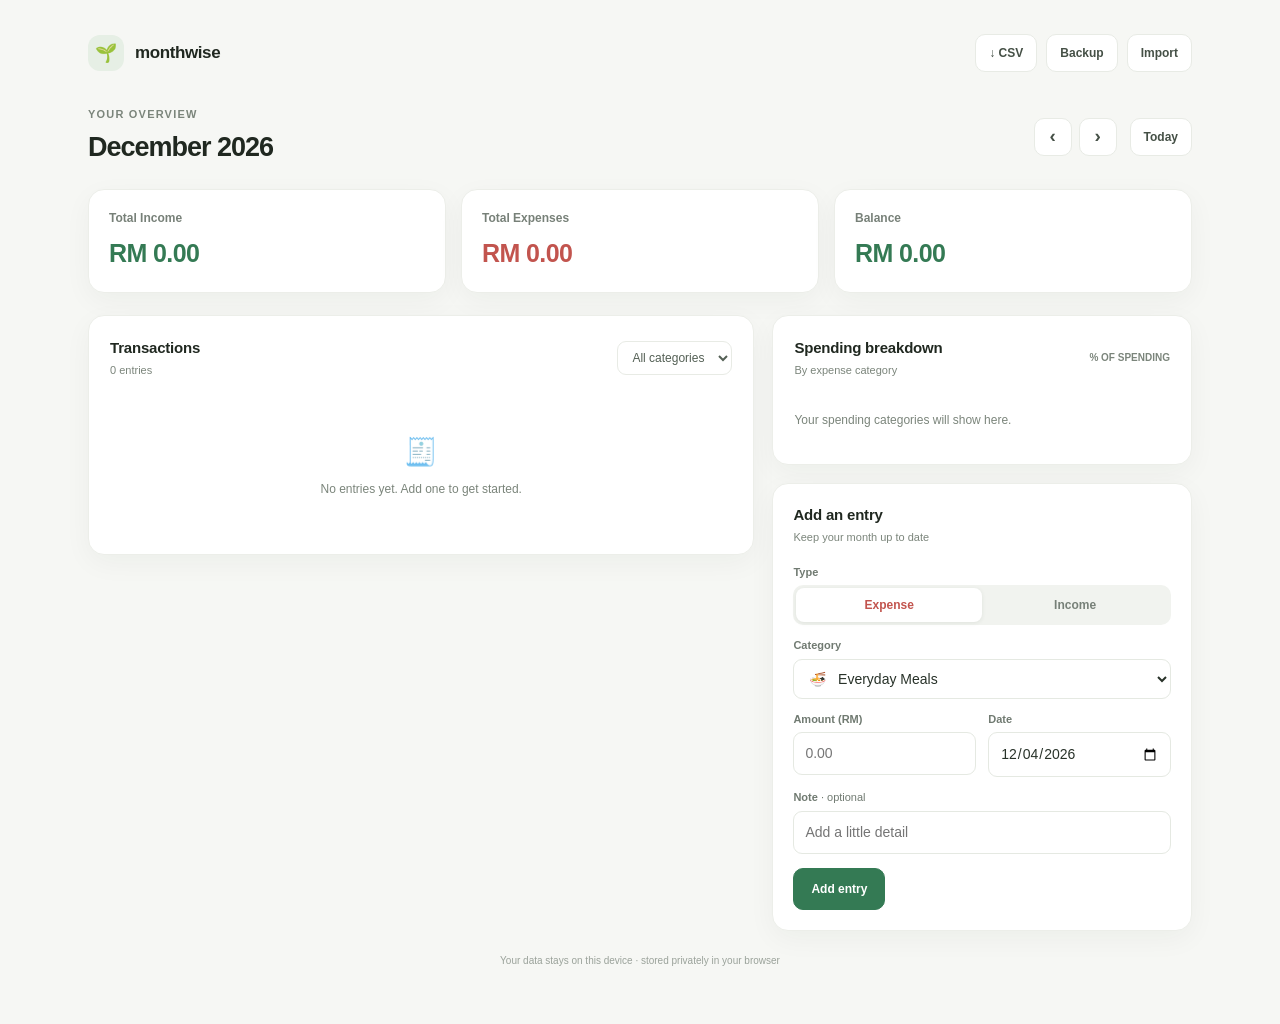
<file: index.html>
<!doctype html>
<html lang="en">
<head>
<meta charset="utf-8">
<meta name="viewport" content="width=device-width, initial-scale=1">
<meta name="theme-color" content="#f6f7f4">
<title>Monthwise — Spending tracker</title>
<style>
  :root{--ink:#202820;--muted:#7b857b;--line:#e8ebe5;--paper:#fff;--bg:#f6f7f4;--green:#347a54;--green-soft:#e9f3eb;--red:#c2544e;--red-soft:#fbefed;--shadow:0 8px 28px rgba(28,44,29,.045)}
  *{box-sizing:border-box}body{margin:0;background:var(--bg);color:var(--ink);font-family:Inter,-apple-system,BlinkMacSystemFont,"Segoe UI",sans-serif;font-size:14px;line-height:1.5}button,input,select,textarea{font:inherit}button{cursor:pointer}.app{max-width:1160px;margin:auto;padding:34px 28px 56px}.topbar{display:flex;align-items:center;justify-content:space-between;margin-bottom:34px}.brand{display:flex;align-items:center;gap:11px;font-weight:750;font-size:17px;letter-spacing:-.4px}.brand-mark{display:grid;place-items:center;width:36px;height:36px;background:#e6efe5;border-radius:12px;font-size:18px}.top-actions{display:flex;gap:9px}.btn{border:1px solid var(--line);background:#fff;border-radius:10px;padding:9px 13px;color:#455046;font-size:12px;font-weight:650;transition:.15s}.btn:hover{border-color:#c7d2c7;background:#fbfcfa}.btn.primary{border-color:#347a54;background:#347a54;color:white;padding:11px 17px}.btn.primary:hover{background:#286442}.btn.icon{width:38px;height:38px;padding:0;font-size:19px}.month-row{display:flex;align-items:center;justify-content:space-between;margin-bottom:22px}.eyebrow{color:var(--muted);font-size:11px;font-weight:700;letter-spacing:1.2px;text-transform:uppercase;margin-bottom:4px}.month-title{font-size:27px;letter-spacing:-1px;font-weight:730}.month-controls{display:flex;align-items:center;gap:7px}.today-btn{margin-left:6px}.summary{display:grid;grid-template-columns:repeat(3,1fr);gap:15px;margin-bottom:22px}.card,.panel{background:var(--paper);border:1px solid #eceee9;border-radius:16px;box-shadow:var(--shadow)}.summary-card{padding:19px 20px}.card-label{color:#778078;font-size:12px;font-weight:600}.card-value{font-size:25px;font-weight:740;letter-spacing:-.6px;margin-top:8px}.card-value.income{color:var(--green)}.card-value.expense{color:var(--red)}.card-value.positive{color:var(--green)}.card-value.negative{color:var(--red)}.main-grid{display:grid;grid-template-columns:minmax(0,1.35fr) minmax(310px,.85fr);gap:18px;align-items:start}.panel{padding:21px}.panel-head{display:flex;align-items:center;justify-content:space-between;margin-bottom:18px}.panel-title{font-size:15px;font-weight:720;letter-spacing:-.2px}.panel-sub{font-size:11px;color:var(--muted);margin-top:3px}.filter{border:1px solid var(--line);border-radius:9px;background:white;color:#546055;padding:8px 10px;font-size:12px;max-width:160px}.entry-list{display:flex;flex-direction:column}.entry{display:flex;align-items:center;gap:12px;padding:13px 0;border-top:1px solid #f0f1ee}.entry:first-child{border-top:0;padding-top:1px}.cat-icon{width:40px;height:40px;flex:0 0 40px;border-radius:13px;background:#f3f5f1;display:grid;place-items:center;font-size:18px}.entry-info{min-width:0;flex:1}.entry-name{font-size:13px;font-weight:670;white-space:nowrap;overflow:hidden;text-overflow:ellipsis}.entry-meta{font-size:11px;color:var(--muted);margin-top:3px;white-space:nowrap;overflow:hidden;text-overflow:ellipsis}.entry-amount{font-size:13px;font-weight:700;white-space:nowrap}.entry-amount.income{color:var(--green)}.entry-amount.expense{color:#333d34}.entry-actions{display:flex;gap:3px;opacity:.48;transition:opacity .15s}.entry:hover .entry-actions,.entry-actions:focus-within{opacity:1}.tiny-btn{border:0;background:transparent;color:#788279;border-radius:7px;width:28px;height:28px;font-size:14px}.tiny-btn:hover{background:#f1f3ef;color:#26372a}.empty{padding:35px 10px;text-align:center;color:var(--muted);font-size:12px}.empty-emoji{display:block;font-size:27px;margin-bottom:8px}.breakdown{display:flex;flex-direction:column;gap:17px}.break-row{display:grid;grid-template-columns:26px 1fr auto;gap:9px;align-items:center}.break-icon{font-size:17px}.break-name{font-size:12px;font-weight:630}.break-pct{font-size:11px;color:var(--muted);text-align:right}.bar-track{height:7px;background:#f0f2ee;border-radius:99px;overflow:hidden;margin-top:7px}.bar-fill{height:100%;background:#77a985;border-radius:99px;min-width:0;transition:width .3s}.break-amount{font-size:12px;font-weight:680;text-align:right}.break-empty{color:var(--muted);font-size:12px;padding:14px 0}.side-stack{display:flex;flex-direction:column;gap:18px}.legend{font-size:10px;color:var(--muted);font-weight:600}.form-panel{padding:20px}.form-grid{display:grid;grid-template-columns:1fr 1fr;gap:12px}.field{display:flex;flex-direction:column;gap:5px}.field.full{grid-column:1/-1}.field label{font-size:11px;color:#707a71;font-weight:650}.field input,.field select,.field textarea{width:100%;border:1px solid #e5e9e2;border-radius:9px;background:#fff;padding:10px 11px;color:#283229;outline:none}.field input:focus,.field select:focus,.field textarea:focus{border-color:#8eaf95;box-shadow:0 0 0 3px rgba(91,143,103,.1)}.field textarea{resize:vertical;min-height:42px}.type-switch{display:grid;grid-template-columns:1fr 1fr;background:#f1f3ef;border-radius:10px;padding:3px}.type-switch button{border:0;background:transparent;padding:8px;border-radius:8px;color:#778078;font-size:12px;font-weight:650}.type-switch button.active[data-type="income"]{background:white;color:var(--green);box-shadow:0 1px 4px #263c2616}.type-switch button.active[data-type="expense"]{background:white;color:var(--red);box-shadow:0 1px 4px #263c2616}.repeat-row{display:flex;align-items:center;gap:8px;color:#68736a;font-size:11px}.repeat-row input{accent-color:#347a54}.form-footer{display:flex;align-items:center;justify-content:space-between;margin-top:14px}.cancel-btn{border:0;background:none;color:#7b857b;font-size:12px;display:none}.notice{position:fixed;bottom:22px;left:50%;transform:translate(-50%,12px);background:#24362a;color:white;border-radius:10px;padding:10px 16px;font-size:12px;box-shadow:0 7px 24px #0002;opacity:0;pointer-events:none;transition:.2s}.notice.show{opacity:1;transform:translate(-50%,0)}.footer-note{font-size:10px;color:#9aa29a;text-align:center;margin-top:22px}.hidden{display:none!important}
  @media(max-width:800px){.app{padding:24px 18px 40px}.main-grid{grid-template-columns:1fr}.side-stack{display:grid;grid-template-columns:1fr 1fr}.topbar{margin-bottom:27px}}
  @media(max-width:560px){.app{padding:18px 14px 32px}.topbar{align-items:flex-start;margin-bottom:25px}.brand{font-size:15px}.top-actions{gap:5px}.top-actions .btn{padding:8px 9px;font-size:11px}.month-title{font-size:23px}.month-row{align-items:flex-end}.summary{gap:8px}.summary-card{padding:14px 12px}.card-label{font-size:10px}.card-value{font-size:18px}.panel{padding:17px}.side-stack{grid-template-columns:1fr}.entry-actions{opacity:.85}.today-btn{display:none}}
</style>
</head>
<body>
<div class="app">
  <header class="topbar">
    <div class="brand"><span class="brand-mark">🌱</span> monthwise</div>
    <div class="top-actions">
      <button class="btn" id="csvBtn">↓ CSV</button>
      <button class="btn" id="exportBtn">Backup</button>
      <button class="btn" id="importBtn">Import</button>
      <input id="importFile" class="hidden" type="file" accept="application/json,.json">
    </div>
  </header>
  <section class="month-row">
    <div><div class="eyebrow">Your overview</div><div class="month-title" id="monthTitle"></div></div>
    <div class="month-controls"><button class="btn icon" id="prevMonth" aria-label="Previous month">‹</button><button class="btn icon" id="nextMonth" aria-label="Next month">›</button><button class="btn today-btn" id="currentMonth">Today</button></div>
  </section>
  <section class="summary" aria-label="Monthly totals">
    <article class="card summary-card"><div class="card-label">Total Income</div><div class="card-value income" id="totalIncome">RM 0.00</div></article>
    <article class="card summary-card"><div class="card-label">Total Expenses</div><div class="card-value expense" id="totalExpenses">RM 0.00</div></article>
    <article class="card summary-card"><div class="card-label">Balance</div><div class="card-value" id="balance">RM 0.00</div></article>
  </section>
  <main class="main-grid">
    <section class="panel">
      <div class="panel-head"><div><div class="panel-title">Transactions</div><div class="panel-sub" id="entryCount">0 entries</div></div><select class="filter" id="categoryFilter" aria-label="Filter by category"><option value="all">All categories</option></select></div>
      <div class="entry-list" id="entryList"></div>
    </section>
    <aside class="side-stack">
      <section class="panel"><div class="panel-head"><div><div class="panel-title">Spending breakdown</div><div class="panel-sub">By expense category</div></div><span class="legend">% OF SPENDING</span></div><div id="breakdown" class="breakdown"></div></section>
      <section class="panel form-panel" id="formPanel"><div class="panel-head"><div><div class="panel-title" id="formTitle">Add an entry</div><div class="panel-sub">Keep your month up to date</div></div></div>
        <form id="entryForm">
          <div class="form-grid">
            <div class="field full"><label>Type</label><div class="type-switch"><button type="button" class="active" data-type="expense">Expense</button><button type="button" data-type="income">Income</button></div></div>
            <div class="field full"><label for="category">Category</label><select id="category" required></select></div>
            <div class="field"><label for="amount">Amount (RM)</label><input id="amount" type="text" inputmode="decimal" placeholder="0.00" autocomplete="off"></div>
            <div class="field"><label for="date">Date</label><input id="date" type="date" required></div>
            <div class="field full"><label for="note">Note <span style="font-weight:400">· optional</span></label><input id="note" type="text" maxlength="100" placeholder="Add a little detail"></div>
            <label class="repeat-row full hidden" id="repeatWrap"><input id="repeat" type="checkbox"> Repeat monthly</label>
          </div>
          <div class="form-footer"><button type="button" class="cancel-btn" id="cancelEdit">Cancel edit</button><button class="btn primary" id="saveBtn" type="button">Add entry</button></div>
        </form>
      </section>
    </aside>
  </main>
  <div class="footer-note">Your data stays on this device · stored privately in your browser</div>
</div>
<div class="notice" id="notice" role="status"></div>
<script>
(() => {
  'use strict';
  const STORAGE_KEY = 'monthwise-tracker-v1';
  const CATEGORIES = {
    income: [{name:'Salary',icon:'💼',repeat:true},{name:'Additional Income',icon:'✨',repeat:false}],
    expense: [{name:'Everyday Meals',icon:'🍜'},{name:'Gym Subscription',icon:'🏋️',repeat:true},{name:'Apple Subscriptions',icon:'🍎',repeat:true},{name:'Car Repair',icon:'🚗'},{name:'Dating',icon:'💛'}]
  };
  const $ = id => document.getElementById(id);
  const monthKey = date => `${date.getFullYear()}-${String(date.getMonth()+1).padStart(2,'0')}`;
  const localISO = date => `${date.getFullYear()}-${String(date.getMonth()+1).padStart(2,'0')}-${String(date.getDate()).padStart(2,'0')}`;
  const formatMoney = amount => 'RM ' + Number(amount || 0).toLocaleString('en-MY',{minimumFractionDigits:2,maximumFractionDigits:2});
  const allCategories = [...CATEGORIES.income,...CATEGORIES.expense];
  let state = {entries:[],deletedOccurrences:[]};
  let selectedMonth = monthKey(new Date());
  let formType = 'expense';
  let editingId = null;
  let noticeTimer;

  function loadState() {
    try {
      const saved = JSON.parse(localStorage.getItem(STORAGE_KEY) || '{}');
      if (Array.isArray(saved.entries)) state.entries = saved.entries.filter(validEntry);
      if (Array.isArray(saved.deletedOccurrences)) state.deletedOccurrences = saved.deletedOccurrences;
    } catch (_) { state = {entries:[],deletedOccurrences:[]}; }
  }
  function validEntry(entry) {
    return entry && typeof entry.id === 'string' && ['income','expense'].includes(entry.type) &&
      allCategories.some(category => category.name === entry.category) && Number.isFinite(Number(entry.amount)) &&
      Number(entry.amount) > 0 && /^\d{4}-\d{2}-\d{2}$/.test(entry.date);
  }
  function persist() { try { localStorage.setItem(STORAGE_KEY,JSON.stringify(state)); } catch (_) {} }
  function getCategory(name) { return allCategories.find(category => category.name === name) || {icon:'💸',repeat:false}; }
  function dateForMonth(key, day) {
    const [year,month] = key.split('-').map(Number);
    const lastDay = new Date(year,month,0).getDate();
    return `${key}-${String(Math.min(day,lastDay)).padStart(2,'0')}`;
  }
  function ensureRecurring() {
    const seeds = state.entries.filter(entry => entry.repeatMonthly && !entry.occurrence);
    const target = selectedMonth;
    for (const seed of seeds) {
      const origin = seed.date.slice(0,7);
      if (target <= origin) continue;
      const [year,month,day] = seed.date.split('-').map(Number);
      const [endYear,endMonth] = target.split('-').map(Number);
      const start = new Date(year,month-1,1), end = new Date(endYear,endMonth-1,1);
      for (let cursor = new Date(start.getFullYear(),start.getMonth()+1,1); cursor <= end; cursor.setMonth(cursor.getMonth()+1)) {
        const key = `${seed.id}:${monthKey(cursor)}`;
        if (state.deletedOccurrences.includes(key) || state.entries.some(entry => entry.occurrence === key)) continue;
        state.entries.push({id:makeId(),type:seed.type,category:seed.category,amount:Number(seed.amount),date:dateForMonth(monthKey(cursor),day),note:seed.note || '',repeatMonthly:false,occurrence:key});
      }
    }
    persist();
  }
  function makeId() { return (globalThis.crypto && crypto.randomUUID) ? crypto.randomUUID() : `${Date.now()}-${Math.random().toString(36).slice(2)}`; }
  function monthDate() { const [year,month] = selectedMonth.split('-').map(Number); return new Date(year,month-1,1); }
  function monthEntries() { return state.entries.filter(entry => entry.date.startsWith(selectedMonth)); }
  function showNotice(message) { const node=$('notice');node.textContent=message;node.classList.add('show');clearTimeout(noticeTimer);noticeTimer=setTimeout(()=>node.classList.remove('show'),2400); }
  function populateCategories() {
    const options = CATEGORIES[formType].map(category => `<option value="${category.name}">${category.icon} &nbsp; ${category.name}</option>`).join('');
    $('category').innerHTML = options;
    document.querySelectorAll('.type-switch button').forEach(button => button.classList.toggle('active',button.dataset.type===formType));
    updateRepeatVisibility();
  }
  function updateRepeatVisibility() {
    const category = CATEGORIES[formType].find(item => item.name === $('category').value);
    $('repeatWrap').classList.toggle('hidden',!category?.repeat);
    if (!category?.repeat) $('repeat').checked = false;
  }
  function render() {
    ensureRecurring();
    const [year,month] = selectedMonth.split('-').map(Number);
    $('monthTitle').textContent = monthDate().toLocaleDateString('en-MY',{month:'long',year:'numeric'});
    const entries = monthEntries();
    const income = entries.filter(entry=>entry.type==='income').reduce((sum,entry)=>sum+Number(entry.amount),0);
    const expenses = entries.filter(entry=>entry.type==='expense').reduce((sum,entry)=>sum+Number(entry.amount),0);
    $('totalIncome').textContent=formatMoney(income);$('totalExpenses').textContent=formatMoney(expenses);
    const balanceNode=$('balance');balanceNode.textContent=formatMoney(income-expenses);balanceNode.className=`card-value ${income-expenses>=0?'positive':'negative'}`;
    renderFilter(entries);renderEntries(entries);renderBreakdown(entries);
  }
  function renderFilter(entries) {
    const filter=$('categoryFilter'), previous=filter.value;
    const used=[...new Set(entries.map(entry=>entry.category))];
    filter.innerHTML='<option value="all">All categories</option>'+used.map(name=>`<option value="${name}">${getCategory(name).icon} ${name}</option>`).join('');
    if (used.includes(previous)) filter.value=previous;
  }
  function renderEntries(entries) {
    const filter=$('categoryFilter').value;
    const filtered=entries.filter(entry=>filter==='all'||entry.category===filter).sort((a,b)=>b.date.localeCompare(a.date)||b.id.localeCompare(a.id));
    $('entryCount').textContent=`${filtered.length} ${filtered.length===1?'entry':'entries'}`;
    if (!filtered.length) {$('entryList').innerHTML='<div class="empty"><span class="empty-emoji">🧾</span>No entries yet. Add one to get started.</div>';return;}
    $('entryList').innerHTML=filtered.map(entry=>{
      const category=getCategory(entry.category), note=entry.note?` · ${escapeHTML(entry.note)}`:'';
      const date=new Date(`${entry.date}T12:00:00`).toLocaleDateString('en-MY',{day:'numeric',month:'short'});
      return `<article class="entry"><div class="cat-icon">${category.icon}</div><div class="entry-info"><div class="entry-name">${escapeHTML(entry.category)}</div><div class="entry-meta">${date}${note}${entry.repeatMonthly?' · ↻ Monthly':''}${entry.occurrence?' · ↻':''}</div></div><div class="entry-amount ${entry.type}">${entry.type==='income'?'+':'−'}${formatMoney(entry.amount)}</div><div class="entry-actions"><button class="tiny-btn" data-edit="${entry.id}" aria-label="Edit ${escapeHTML(entry.category)}">✎</button><button class="tiny-btn" data-delete="${entry.id}" aria-label="Delete ${escapeHTML(entry.category)}">×</button></div></article>`;
    }).join('');
  }
  function renderBreakdown(entries) {
    const expenses=entries.filter(entry=>entry.type==='expense');
    const totals=new Map();for(const entry of expenses)totals.set(entry.category,(totals.get(entry.category)||0)+Number(entry.amount));
    const total=expenses.reduce((sum,entry)=>sum+Number(entry.amount),0);
    if(!total){$('breakdown').innerHTML='<div class="break-empty">Your spending categories will show here.</div>';return;}
    $('breakdown').innerHTML=[...totals.entries()].sort((a,b)=>b[1]-a[1]).map(([name,amount])=>{
      const percent=amount/total*100;
      return `<div class="break-row"><div class="break-icon">${getCategory(name).icon}</div><div><div class="break-name">${name}</div><div class="bar-track"><div class="bar-fill" style="width:${percent.toFixed(2)}%"></div></div></div><div><div class="break-amount">${formatMoney(amount)}</div><div class="break-pct">${percent.toFixed(0)}%</div></div></div>`;
    }).join('');
  }
  function escapeHTML(value) { return String(value).replace(/[&<>"']/g,char=>({'&':'&amp;','<':'&lt;','>':'&gt;','"':'&quot;',"'":'&#39;'}[char])); }
  function resetForm() { editingId=null;$('entryForm').reset();$('date').value=localISO(new Date());$('formTitle').textContent='Add an entry';$('saveBtn').textContent='Add entry';$('cancelEdit').style.display='none';formType='expense';populateCategories(); }
  function beginEdit(id) {
    const entry=state.entries.find(item=>item.id===id);if(!entry)return;
    editingId=id;formType=entry.type;populateCategories();$('category').value=entry.category;$('amount').value=entry.amount;$('date').value=entry.date;$('note').value=entry.note||'';$('repeat').checked=!!entry.repeatMonthly;
    $('formTitle').textContent='Edit entry';$('saveBtn').textContent='Save changes';$('cancelEdit').style.display='inline';updateRepeatVisibility();$('formPanel').scrollIntoView({behavior:'smooth',block:'nearest'});
  }
  function deleteEntry(id) {
    const entry=state.entries.find(item=>item.id===id);if(!entry)return;
    if(entry.occurrence)state.deletedOccurrences.push(entry.occurrence);
    state.entries=state.entries.filter(item=>item.id!==id);persist();render();showNotice('Entry deleted');
  }
  function download(filename,content,type) { const blob=new Blob([content],{type});const link=document.createElement('a');link.href=URL.createObjectURL(blob);link.download=filename;link.click();setTimeout(()=>URL.revokeObjectURL(link.href),1000); }
  document.querySelectorAll('.type-switch button').forEach(button=>button.addEventListener('click',()=>{formType=button.dataset.type;populateCategories();}));
  $('category').addEventListener('change',updateRepeatVisibility);
  function saveEntry(event){
    if(event)event.preventDefault();const amount=Number(String($('amount').value).replace(/[^0-9.,]/g,'').replace(',','.'));if(!Number.isFinite(amount)||amount<=0){showNotice('Please enter an amount above 0');$('amount').focus();return;}
    if(!$('date').value)$('date').value=localISO(new Date());
    const category=$('category').value, repeat=$('repeat').checked&&!!getCategory(category).repeat;
    const entry={id:editingId||makeId(),type:formType,category,amount,date:$('date').value,note:$('note').value.trim(),repeatMonthly:repeat};
    if(!entry.date)return;
    if(editingId){const old=state.entries.find(item=>item.id===editingId);if(old?.occurrence)entry.occurrence=old.occurrence;state.entries=state.entries.map(item=>item.id===editingId?entry:item);showNotice('Changes saved');}
    else {state.entries.push(entry);showNotice('Entry added');}
    persist();resetForm();render();
  }
  $('entryForm').addEventListener('submit',saveEntry);
  $('saveBtn').addEventListener('click',saveEntry);
  $('cancelEdit').addEventListener('click',resetForm);
  $('entryList').addEventListener('click',event=>{const edit=event.target.closest('[data-edit]'),remove=event.target.closest('[data-delete]');if(edit)beginEdit(edit.dataset.edit);if(remove)deleteEntry(remove.dataset.delete);});
  $('categoryFilter').addEventListener('change',()=>renderEntries(monthEntries()));
  $('prevMonth').addEventListener('click',()=>{const date=monthDate();date.setMonth(date.getMonth()-1);selectedMonth=monthKey(date);render();});
  $('nextMonth').addEventListener('click',()=>{const date=monthDate();date.setMonth(date.getMonth()+1);selectedMonth=monthKey(date);render();});
  $('currentMonth').addEventListener('click',()=>{selectedMonth=monthKey(new Date());render();});
  $('csvBtn').addEventListener('click',()=>{
    const rows=[['Date','Type','Category','Amount (RM)','Note','Repeats monthly'],...monthEntries().sort((a,b)=>a.date.localeCompare(b.date)).map(entry=>[entry.date,entry.type,entry.category,Number(entry.amount).toFixed(2),entry.note||'',entry.repeatMonthly?'Yes':'No'])];
    const csv=rows.map(row=>row.map(value=>`"${String(value).replace(/"/g,'""')}"`).join(',')).join('\r\n');download(`monthwise-${selectedMonth}.csv`,'\ufeff'+csv,'text/csv;charset=utf-8');
  });
  $('exportBtn').addEventListener('click',()=>download(`monthwise-backup-${localISO(new Date())}.json`,JSON.stringify({version:1,exportedAt:new Date().toISOString(),...state},null,2),'application/json'));
  $('importBtn').addEventListener('click',()=>$('importFile').click());
  $('importFile').addEventListener('change',async event=>{
    const file=event.target.files[0];if(!file)return;
    try {const data=JSON.parse(await file.text());const entries=Array.isArray(data)?data:data.entries;if(!Array.isArray(entries))throw new Error('Invalid backup');
      const cleaned=entries.filter(validEntry);if(!cleaned.length&&entries.length)throw new Error('No valid entries found');
      const replace=confirm('Import backup? Choose OK to replace this device’s tracker data, or Cancel to merge it with existing entries.');
      if(replace)state.entries=cleaned;else{const ids=new Set(state.entries.map(entry=>entry.id));state.entries.push(...cleaned.filter(entry=>!ids.has(entry.id)));}
      if(Array.isArray(data.deletedOccurrences))state.deletedOccurrences=replace?data.deletedOccurrences:[...new Set([...state.deletedOccurrences,...data.deletedOccurrences])];
      persist();render();showNotice(`Imported ${cleaned.length} entries`);
    } catch(error) {showNotice(error.message==='Invalid backup'||error.message==='No valid entries found'?'That backup file is not valid':'Could not read backup file');}
    event.target.value='';
  });
  loadState();$('date').value=localISO(new Date());populateCategories();render();
})();
</script>
</body>
</html>
</file>
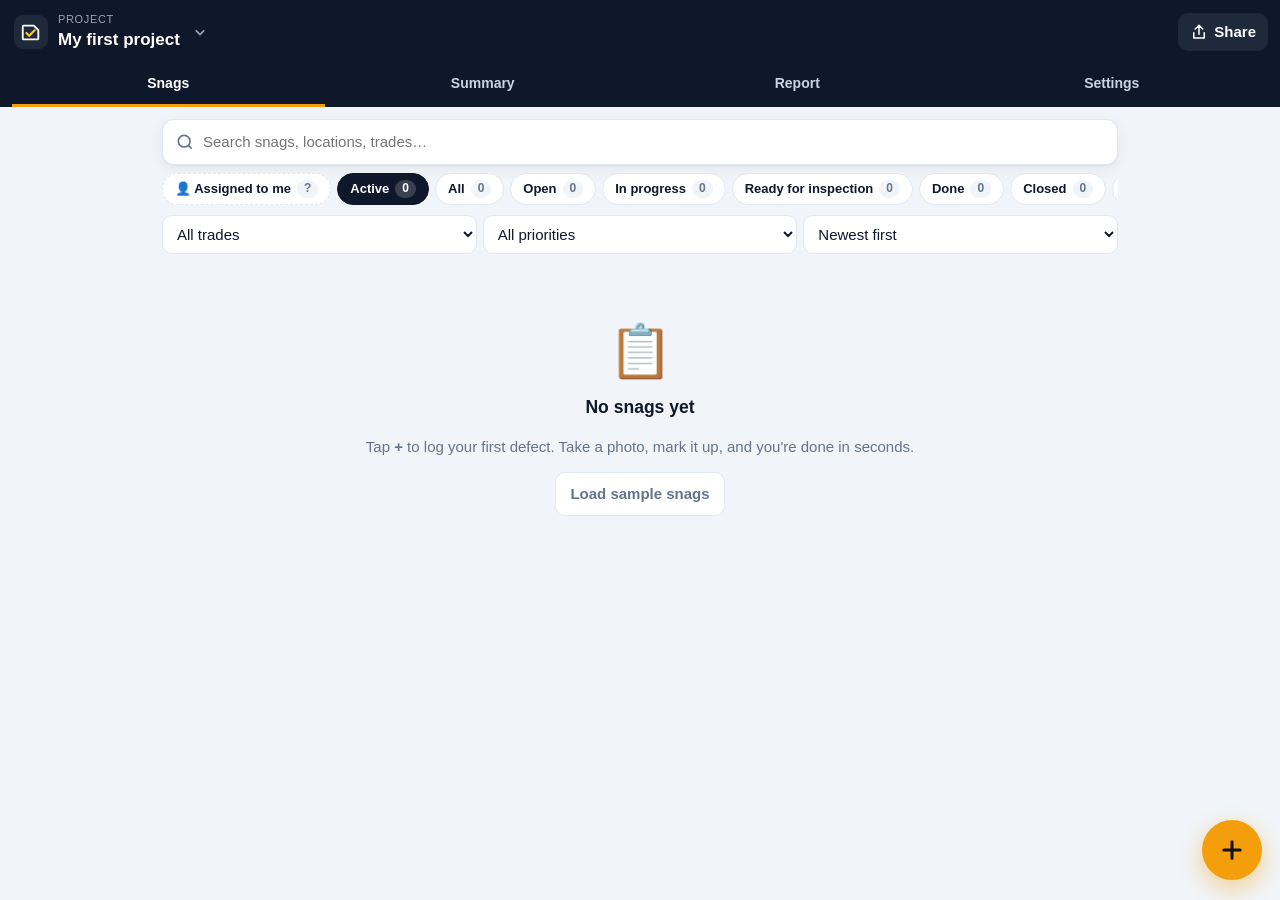
<file: snagpad/index.html>
<!doctype html>
<html lang="en">
<head>
<meta charset="utf-8">
<meta name="viewport" content="width=device-width,initial-scale=1,viewport-fit=cover">
<title>SnagPad — Offline Snag List</title>
<meta name="description" content="Offline snag / punch list with photo markup and PDF reports.">
<meta name="theme-color" content="#0f172a">
<meta name="apple-mobile-web-app-capable" content="yes">
<meta name="mobile-web-app-capable" content="yes">
<meta name="apple-mobile-web-app-status-bar-style" content="black-translucent">
<meta name="apple-mobile-web-app-title" content="SnagPad">
<link rel="manifest" href="manifest.webmanifest">
<link rel="icon" href="icons/icon.svg" type="image/svg+xml">
<link rel="apple-touch-icon" href="[data-uri]">
<link rel="stylesheet" href="styles.css">
</head>
<body>
<div id="app">
  <header class="topbar">
    <div class="toprow">
    <button class="projbtn" id="projBtn" aria-label="Switch project">
      <span class="logo" aria-hidden="true"><svg viewBox="0 0 24 24"><path d="M4 5h11l5 5v9a1 1 0 0 1-1 1H4a1 1 0 0 1-1-1V6a1 1 0 0 1 1-1z" fill="none" stroke="currentColor" stroke-width="2"/><path d="M7 13l3 3 6-6" fill="none" stroke="#facc15" stroke-width="2.4" stroke-linecap="round"/></svg></span>
      <span class="projtext"><small>Project</small><b id="projName">—</b></span>
      <svg class="chev" viewBox="0 0 24 24"><path d="M7 10l5 5 5-5" fill="none" stroke="currentColor" stroke-width="2"/></svg>
    </button>
    <button class="sharebtn" id="shareBtn" aria-label="Share project with your team"><svg viewBox="0 0 24 24"><path d="M12 15V3M7 8l5-5 5 5M5 13v7h14v-7" fill="none" stroke="currentColor" stroke-width="2" stroke-linecap="round" stroke-linejoin="round"/></svg>Share</button>
    </div>
    <nav class="tabs" id="tabs">
      <button data-view="list" class="on">Snags</button>
      <button data-view="summary">Summary</button>
      <button data-view="report">Report</button>
      <button data-view="settings">Settings</button>
    </nav>
  </header>

  <main>
    <!-- LIST -->
    <section id="view-list" class="view on">
      <div class="toolbar">
        <div class="search"><svg viewBox="0 0 24 24"><circle cx="11" cy="11" r="7" fill="none" stroke="currentColor" stroke-width="2"/><path d="M20 20l-4-4" stroke="currentColor" stroke-width="2"/></svg>
          <input id="q" type="search" placeholder="Search snags, locations, trades…" autocomplete="off"></div>
        <div class="chips" id="statusChips"></div>
        <div class="filters">
          <select id="fTrade"><option value="">All trades</option></select>
          <select id="fPrio"><option value="">All priorities</option></select>
          <select id="fSort">
            <option value="new">Newest first</option>
            <option value="old">Oldest first</option>
            <option value="prio">Priority</option>
            <option value="due">Due date</option>
            <option value="loc">Location</option>
          </select>
        </div>
      </div>
      <div id="list" class="list"></div>
      <div id="empty" class="empty" hidden>
        <div class="emptyart">📋</div>
        <h3>No snags yet</h3>
        <p>Tap <b>+</b> to log your first defect. Take a photo, mark it up, and you're done in seconds.</p>
      </div>
    </section>

    <!-- SUMMARY -->
    <section id="view-summary" class="view">
      <div id="summary"></div>
    </section>

    <!-- REPORT -->
    <section id="view-report" class="view">
      <div class="card">
        <h2>Snag report</h2>
        <p class="muted">Export a project PDF with a cover page and one page per defect: before and after photos, rectification method, and who closed it. On iPhone use Print → Save as PDF or Share → Save to Files. You can also download the PDF file directly.</p>
        <div class="grid2">
          <label>Include statuses<div class="checks" id="repStatuses"></div></label>
          <label>Options
            <div class="checks">
              <label class="ck"><input type="checkbox" id="repPhotos" checked> Photos</label>
              <label class="ck"><input type="checkbox" id="repNotes" checked> Notes</label>
              <label class="ck"><input type="checkbox" id="repSig" checked> Sign-off box</label>
            </div>
          </label>
        </div>
        <div class="row gap wrap">
          <button class="btn primary" id="btnProjectPdf">Export project PDF</button>
          <button class="btn" id="btnPrintProject">Print project PDF</button>
          <button class="btn" id="btnPrint">Print summary table</button>
          <button class="btn" id="btnCsv">Export CSV</button>
          <button class="btn" id="btnShare" hidden>Share CSV</button>
        </div>
        <p class="muted small" id="pdfStatus" style="margin-top:8px"></p>
      </div>
      <div id="reportPreview" class="reportwrap"></div>
    </section>

    <!-- SETTINGS -->
    <section id="view-settings" class="view">
      <div class="card">
        <h2>Project details</h2>
        <div class="form">
          <label>Project name<input id="pName"></label>
          <label>Client / owner<input id="pClient"></label>
          <label>Site address<input id="pAddr"></label>
          <label>Inspected by<input id="pBy"></label>
          <label>Snag ID prefix<input id="pPrefix" maxlength="6" placeholder="S"></label>
          <label>Trades (comma separated)<textarea id="pTrades" rows="3"></textarea></label>
        </div>
        <div class="row gap"><button class="btn primary" id="btnSaveProj">Save project</button>
          <button class="btn danger" id="btnDelProj">Delete project</button></div>
      </div>
      <div class="card">
        <h2>My name &amp; team sharing</h2>
        <p class="muted">Your name is saved on each snag you add or update ("Last updated by …"), and the <b>Assigned to me</b> filter uses it.</p>
        <div class="row gap"><input id="myName" placeholder="e.g. Wilson" maxlength="40" autocomplete="name"><button class="btn primary" id="btnSaveMe">Save</button></div>
        <p class="muted small" style="margin-top:10px">To work with a worker or subcontractor, share the project. They update it on their phone and share it back. There is no live sync: you send the latest copy to each other and SnagPad merges it.</p>
        <button class="btn" id="btnOpenShare">Share / import a project…</button>
      </div>
      <div class="card">
        <h2>Backup &amp; restore</h2>
        <p class="muted">Everything stays on this device. Back up regularly, or move a project to another phone or laptop.</p>
        <div class="row gap">
          <button class="btn" id="btnBackup">Back up all (JSON)</button>
          <label class="btn">Restore from backup<input type="file" id="fileRestore" accept=".json,application/json" hidden></label>
        </div>
        <p class="muted small" id="storageInfo"></p>
      </div>
      <div class="card">
        <h2>Install on your phone</h2>
        <p class="muted"><b>iPhone:</b> open in Safari → Share → <i>Add to Home Screen</i>. <b>Android / desktop Chrome or Edge:</b> menu → <i>Install app</i>. Works offline after the first visit.</p>
        <p class="muted small">SnagPad v1.2 · No account, no cloud, no tracking.</p>
      </div>
    </section>
  </main>

  <button class="fab" id="fab" aria-label="Add snag"><svg viewBox="0 0 24 24"><path d="M12 5v14M5 12h14" stroke="currentColor" stroke-width="2.6" stroke-linecap="round"/></svg></button>
</div>

<!-- ITEM EDITOR -->
<dialog id="dlgItem" class="sheet">
  <form method="dialog" id="itemForm">
    <div class="sheethead">
      <button type="button" class="link" id="itemCancel">Cancel</button>
      <b id="itemTitle">New snag</b>
      <button type="submit" class="link strong" id="itemSave">Save</button>
    </div>
    <div class="sheetbody">
      <div class="photogroup">
        <div class="photolabel">Before photos</div>
        <div class="photos" id="photoStrip">
          <label class="addphoto" title="Add before photo">
            <svg viewBox="0 0 24 24"><path d="M4 8h3l2-3h6l2 3h3v11H4z" fill="none" stroke="currentColor" stroke-width="2"/><circle cx="12" cy="13" r="3.5" fill="none" stroke="currentColor" stroke-width="2"/></svg>
            <span>Before</span>
            <input type="file" id="photoInput" accept="image/*" multiple hidden>
          </label>
        </div>
      </div>
      <div class="photogroup">
        <div class="photolabel after">After photos (rectification)</div>
        <div class="photos" id="afterStrip">
          <label class="addphoto after" title="Add after photo">
            <svg viewBox="0 0 24 24"><path d="M4 8h3l2-3h6l2 3h3v11H4z" fill="none" stroke="currentColor" stroke-width="2"/><circle cx="12" cy="13" r="3.5" fill="none" stroke="currentColor" stroke-width="2"/></svg>
            <span>After</span>
            <input type="file" id="afterInput" accept="image/*" multiple hidden>
          </label>
        </div>
      </div>
      <div class="form">
        <label>Description<textarea id="iTitle" rows="2" required placeholder="e.g. Hairline crack on wall below window"></textarea></label>
        <div class="grid2">
          <label>Location<input id="iLoc" list="dlLoc" placeholder="Level 2 / Unit 2-05 / Bath"></label>
          <label>Trade<input id="iTrade" list="dlTrade" placeholder="Plastering"></label>
        </div>
        <label>Priority<div class="seg" id="iPrio"></div></label>
        <label>Status<div class="seg" id="iStatus"></div></label>
        <div class="grid2">
          <label>Assigned to<input id="iWho" list="dlWho" placeholder="Subcontractor / person"></label>
          <label>Due date<input id="iDue" type="date"></label>
        </div>
        <label>Notes<textarea id="iNotes" rows="3" placeholder="Rectification required, reference drawing, etc."></textarea></label>
        <div class="rectbox">
          <div class="photolabel after">Rectification</div>
          <label>Rectification method<textarea id="iRectMethod" rows="3" placeholder="e.g. Rake out crack, fill with approved mortar, and repaint the whole wall panel."></textarea></label>
          <div class="grid2">
            <label>Rectified by<input id="iRectBy" placeholder="Name of the person who fixed it" maxlength="40"></label>
            <label>Date rectified<input id="iRectAt" type="date"></label>
          </div>
          <button type="button" class="btn done" id="btnMarkDone">Mark as Done</button>
          <p class="muted small">Marks this defect Done, fills in your name and today's date, and keeps the after photos with the original before photos.</p>
        </div>
        <p class="muted small" id="iMeta"></p>
      </div>
      <div class="row gap wrap">
        <button type="button" class="btn primary" id="itemSaveNext">Save &amp; add next</button>
        <button type="button" class="btn" id="itemDup">Duplicate</button>
        <button type="button" class="btn danger" id="itemDelete">Delete</button>
      </div>
    </div>
  </form>
  <datalist id="dlLoc"></datalist><datalist id="dlTrade"></datalist><datalist id="dlWho"></datalist>
</dialog>

<!-- MARKUP -->
<dialog id="dlgMark" class="full">
  <div class="markhead">
    <button class="link" id="markCancel">Cancel</button>
    <div class="tools" id="markTools">
      <button data-tool="pen" class="on" title="Pen">✏️</button>
      <button data-tool="arrow" title="Arrow">↗</button>
      <button data-tool="circle" title="Circle">◯</button>
      <span class="sw" data-c="#ef4444" style="--c:#ef4444"></span>
      <span class="sw" data-c="#facc15" style="--c:#facc15"></span>
      <span class="sw" data-c="#ffffff" style="--c:#ffffff"></span>
      <button id="markUndo" title="Undo">↶</button>
      <button id="markDelPhoto" title="Delete photo">🗑</button>
    </div>
    <button class="link strong" id="markSave">Done</button>
  </div>
  <div class="markstage"><canvas id="markCanvas"></canvas></div>
</dialog>

<!-- PROJECTS -->
<dialog id="dlgProj" class="sheet small">
  <div class="sheethead"><span></span><b>Projects</b><button class="link" id="projClose">Close</button></div>
  <div class="sheetbody">
    <div id="projList" class="projlist"></div>
    <div class="row gap"><input id="newProjName" placeholder="New project name"><button class="btn primary" id="btnNewProj">Add</button></div>
  </div>
</dialog>

<!-- SHARE -->
<dialog id="dlgShare" class="sheet small">
  <div class="sheethead"><span></span><b>Share project</b><button class="link" id="shareClose">Close</button></div>
  <div class="sheetbody">
    <p class="muted small">Send <b id="shareProjName"></b> to a worker or colleague. They open it in SnagPad, update the snags and share it back to you. <b>No live sync:</b> each person sends their latest copy, and SnagPad merges it. For each snag the newest edit wins, and nothing is deleted.</p>
    <div class="form"><label>My name<input id="shareMe" placeholder="e.g. Wilson" maxlength="40"></label></div>
    <div class="row gap wrap">
      <button class="btn primary" id="btnShareFile">Share file (with photos)</button>
      <button class="btn" id="btnShareLink">Share as link (no photos)</button>
    </div>
    <div id="linkBox" hidden style="margin-top:10px">
      <textarea id="linkOut" rows="3" readonly></textarea>
      <p class="small muted" id="linkWarn"></p>
      <div class="row gap"><button class="btn" id="btnCopyLink">Copy link</button><button class="btn" id="btnSendLink" hidden>Send link…</button></div>
    </div>
    <hr class="sep">
    <b>Got a project or an update?</b>
    <p class="muted small">Open the .snagpad file you received (save it to Files first on iPhone), or paste the link.</p>
    <div class="row gap wrap"><label class="btn">Open .snagpad file<input type="file" id="fileImport" hidden></label></div>
    <div class="row gap" style="margin-top:8px"><input id="pasteLink" placeholder="…or paste a SnagPad link"><button class="btn" id="btnPasteLink">Import</button></div>
  </div>
</dialog>

<!-- IMPORT PREVIEW -->
<dialog id="dlgImport" class="sheet small">
  <div class="sheethead"><button class="link" id="impCancel">Cancel</button><b>Import shared project</b><button class="link strong" id="impOk">Import</button></div>
  <div class="sheetbody"><div id="impPreview"></div></div>
</dialog>

<div id="toast" class="toast" role="status" aria-live="polite"></div>
<div id="printRoot"></div>
<script src="vendor/jspdf.umd.min.js"></script>
<script src="app.js"></script>
</body>
</html>
</file>
<file: snagpad/styles.css>
:root{--bg:#f1f5f9;--card:#fff;--ink:#0f172a;--mut:#64748b;--line:#e2e8f0;--acc:#f59e0b;--acc2:#0f172a;--pri:#2563eb;
--open:#ef4444;--prog:#f59e0b;--ready:#3b82f6;--closed:#10b981;--r:14px;--sh:0 1px 2px rgba(15,23,42,.06),0 4px 16px rgba(15,23,42,.06);
--safe-b:env(safe-area-inset-bottom,0px);--safe-t:env(safe-area-inset-top,0px)}
@media (prefers-color-scheme:dark){:root{--bg:#0b1120;--card:#131c2e;--ink:#e2e8f0;--mut:#94a3b8;--line:#1e293b;--sh:0 1px 2px rgba(0,0,0,.3)}}
*{box-sizing:border-box}html,body{margin:0;background:var(--bg);color:var(--ink);font:15px/1.45 -apple-system,BlinkMacSystemFont,"Segoe UI",Roboto,Inter,Arial,sans-serif;-webkit-tap-highlight-color:transparent}
button,input,select,textarea{font:inherit;color:inherit}
svg{width:20px;height:20px}
.topbar{position:sticky;top:0;z-index:20;background:#0f172a;color:#fff;padding:calc(8px + var(--safe-t)) 12px 0;display:flex;flex-direction:column;gap:6px}
.projbtn{display:flex;align-items:center;gap:10px;background:none;border:0;color:#fff;padding:4px 2px;cursor:pointer;text-align:left;max-width:100%}
.logo{width:34px;height:34px;border-radius:9px;background:#1e293b;display:grid;place-items:center;flex:none}.logo svg{width:22px;height:22px}
.projtext{display:flex;flex-direction:column;min-width:0}.projtext small{font-size:11px;opacity:.6;text-transform:uppercase;letter-spacing:.06em}
.projtext b{font-size:17px;white-space:nowrap;overflow:hidden;text-overflow:ellipsis}
.chev{opacity:.6;flex:none}
.tabs{display:flex;gap:2px;overflow-x:auto}
.tabs button{flex:1;background:none;border:0;color:#cbd5e1;padding:10px 8px 11px;font-weight:600;font-size:14px;border-bottom:3px solid transparent;cursor:pointer}
.tabs button.on{color:#fff;border-color:var(--acc)}
main{max-width:980px;margin:0 auto;padding:12px 12px calc(96px + var(--safe-b))}
.view{display:none}.view.on{display:block}
.toolbar{display:flex;flex-direction:column;gap:8px;margin-bottom:10px}
.search{display:flex;align-items:center;gap:8px;background:var(--card);border:1px solid var(--line);border-radius:12px;padding:0 12px;box-shadow:var(--sh)}
.search svg{color:var(--mut);flex:none}.search input{border:0;outline:0;background:none;padding:11px 0;width:100%}
.chips{display:flex;gap:6px;overflow-x:auto;padding-bottom:2px;scrollbar-width:none}.chips::-webkit-scrollbar{display:none}
.chip{border:1px solid var(--line);background:var(--card);border-radius:999px;padding:6px 12px;font-size:13px;font-weight:600;white-space:nowrap;cursor:pointer;display:flex;gap:6px;align-items:center}
.chip i{font-style:normal;background:var(--bg);border-radius:999px;padding:0 7px;font-size:12px;color:var(--mut)}
.chip.on{background:var(--acc2);color:#fff;border-color:var(--acc2)}.chip.on i{background:rgba(255,255,255,.18);color:#fff}
@media (prefers-color-scheme:dark){.chip.on{background:var(--acc);color:#111;border-color:var(--acc)}}
.filters{display:grid;grid-template-columns:1fr 1fr 1fr;gap:6px}
select,input,textarea{background:var(--card);border:1px solid var(--line);border-radius:10px;padding:9px 10px;width:100%;outline:0}
input:focus,select:focus,textarea:focus{border-color:var(--pri);box-shadow:0 0 0 3px rgba(37,99,235,.15)}
.list{display:grid;gap:8px}
@media(min-width:760px){.list{grid-template-columns:1fr 1fr}}
.item{display:flex;gap:10px;background:var(--card);border-radius:var(--r);padding:10px;box-shadow:var(--sh);cursor:pointer;border-left:5px solid var(--sc,#94a3b8);align-items:stretch;transition:transform .08s}
.item:active{transform:scale(.99)}
.thumb{width:76px;height:76px;border-radius:10px;background:var(--bg) center/cover;flex:none;display:grid;place-items:center;color:var(--mut);font-size:24px;position:relative}
.thumb em{position:absolute;right:4px;bottom:4px;background:rgba(0,0,0,.6);color:#fff;font-style:normal;font-size:11px;border-radius:6px;padding:0 5px}
.ibody{min-width:0;flex:1;display:flex;flex-direction:column;gap:3px}
.itop{display:flex;justify-content:space-between;gap:6px;align-items:center}
.iid{font-size:12px;font-weight:700;color:var(--mut);letter-spacing:.03em}
.ititle{font-weight:600;display:-webkit-box;-webkit-line-clamp:2;-webkit-box-orient:vertical;overflow:hidden}
.imeta{font-size:12.5px;color:var(--mut);white-space:nowrap;overflow:hidden;text-overflow:ellipsis}
.badges{display:flex;gap:4px;flex-wrap:wrap;margin-top:auto}
.b{font-size:11px;font-weight:700;padding:2px 8px;border-radius:999px;background:var(--bg);color:var(--mut)}
.b.st{color:#fff;background:var(--sc)}
.b.p-Critical{background:#7f1d1d;color:#fff}.b.p-High{background:#fee2e2;color:#b91c1c}.b.p-Medium{background:#fef3c7;color:#92400e}.b.p-Low{background:#e0f2fe;color:#075985}
.b.over{background:#fee2e2;color:#b91c1c}
.quick{border:0;background:var(--bg);border-radius:8px;padding:3px 8px;font-size:12px;font-weight:700;cursor:pointer;color:var(--mut)}
.empty{text-align:center;padding:50px 20px;color:var(--mut)}.emptyart{font-size:52px}.empty h3{color:var(--ink);margin:.3em 0}
.fab{position:fixed;right:18px;bottom:calc(20px + var(--safe-b));width:60px;height:60px;border-radius:50%;border:0;background:var(--acc);color:#111;box-shadow:0 8px 24px rgba(245,158,11,.45);cursor:pointer;display:grid;place-items:center;z-index:15}
.fab svg{width:28px;height:28px}
.card{background:var(--card);border-radius:var(--r);padding:16px;box-shadow:var(--sh);margin-bottom:12px}
.card h2{margin:0 0 4px;font-size:18px}
.muted{color:var(--mut)}.small{font-size:12.5px}
.row{display:flex;align-items:center}.gap{gap:8px}.wrap{flex-wrap:wrap}
.btn{border:1px solid var(--line);background:var(--card);border-radius:10px;padding:10px 14px;font-weight:600;cursor:pointer;display:inline-flex;align-items:center;justify-content:center;gap:6px}
.btn.primary{background:var(--acc2);color:#fff;border-color:var(--acc2)}
@media (prefers-color-scheme:dark){.btn.primary{background:var(--acc);color:#111;border-color:var(--acc)}}
.btn.danger{color:#dc2626}
.form{display:grid;gap:10px;margin:10px 0}
.form label,.grid2>label{display:flex;flex-direction:column;gap:4px;font-size:12.5px;font-weight:600;color:var(--mut)}
.form label>input,.form label>textarea,.form label>select{color:var(--ink);font-weight:400;font-size:15px}
.grid2{display:grid;grid-template-columns:1fr 1fr;gap:10px}
@media(max-width:420px){.grid2{grid-template-columns:1fr}}
.seg{display:flex;gap:4px;flex-wrap:wrap}
.seg button{flex:1;min-width:fit-content;border:1px solid var(--line);background:var(--card);border-radius:9px;padding:8px 8px;font-size:13px;font-weight:600;cursor:pointer;color:var(--ink)}
.seg button.on{background:var(--sc,var(--acc2));border-color:var(--sc,var(--acc2));color:#fff}
.checks{display:flex;flex-wrap:wrap;gap:6px 14px;margin-top:4px;font-weight:400;color:var(--ink);font-size:14px}
.ck{display:flex!important;flex-direction:row!important;align-items:center;gap:6px;color:var(--ink)!important;font-weight:400!important;font-size:14px!important}
.ck input{width:18px;height:18px}
/* dialogs */
dialog{border:0;padding:0;background:var(--card);color:var(--ink)}
dialog::backdrop{background:rgba(2,6,23,.55)}
dialog.sheet{width:min(640px,100%);max-width:100%;max-height:94vh;margin:auto auto 0;border-radius:18px 18px 0 0}
@media(min-width:700px){dialog.sheet{margin:auto;border-radius:18px}}
dialog.sheet.small{width:min(460px,100%)}
.sheethead{position:sticky;top:0;background:var(--card);display:grid;grid-template-columns:1fr auto 1fr;align-items:center;padding:12px 14px;border-bottom:1px solid var(--line);z-index:2}
.sheethead>:last-child{justify-self:end}.sheethead>:first-child{justify-self:start}
.sheetbody{padding:12px 14px calc(18px + var(--safe-b))}
.link{background:none;border:0;color:var(--pri);font-weight:500;cursor:pointer;padding:4px}.link.strong{font-weight:700}
.photos{display:flex;gap:8px;overflow-x:auto;padding-bottom:4px}
.photos .ph,.addphoto{width:92px;height:92px;flex:none;border-radius:12px;background:var(--bg) center/cover;cursor:pointer;position:relative}
.addphoto{border:2px dashed var(--line);display:flex;flex-direction:column;align-items:center;justify-content:center;gap:2px;color:var(--mut);font-size:12px;font-weight:600}
.addphoto svg{width:28px;height:28px}
.ph span{position:absolute;left:4px;bottom:4px;background:rgba(0,0,0,.55);color:#fff;font-size:10px;border-radius:5px;padding:1px 5px}
dialog.full{width:100vw;height:100vh;max-width:100vw;max-height:100vh;margin:0;background:#000;color:#fff}
.markhead{display:flex;justify-content:space-between;align-items:center;padding:calc(8px + var(--safe-t)) 10px 8px;gap:6px;background:#111}
.markhead .link{color:#fbbf24}
.tools{display:flex;gap:6px;align-items:center;flex-wrap:wrap;justify-content:center}
.tools button{background:#262626;border:0;color:#fff;border-radius:8px;min-width:36px;height:36px;font-size:16px;cursor:pointer}
.tools button.on{background:#f59e0b;color:#111}
.sw{width:26px;height:26px;border-radius:50%;background:var(--c);border:2px solid #444;cursor:pointer}.sw.on{border-color:#fff;box-shadow:0 0 0 2px #f59e0b}
.markstage{height:calc(100% - 60px - var(--safe-t));display:grid;place-items:center;overflow:hidden;touch-action:none}
#markCanvas{max-width:100%;max-height:100%;touch-action:none}
.projlist{display:grid;gap:6px;margin-bottom:12px}
.proj{display:flex;justify-content:space-between;align-items:center;padding:12px;border:1px solid var(--line);border-radius:12px;cursor:pointer}
.proj.on{border-color:var(--acc);background:rgba(245,158,11,.08)}
.toast{position:fixed;left:50%;bottom:calc(92px + var(--safe-b));transform:translateX(-50%) translateY(20px);background:#0f172a;color:#fff;padding:10px 16px;border-radius:999px;font-size:14px;opacity:0;pointer-events:none;transition:.2s;z-index:100;white-space:nowrap}
.toast.on{opacity:1;transform:translateX(-50%)}
/* summary */
.kpis{display:grid;grid-template-columns:repeat(2,1fr);gap:8px;margin-bottom:12px}
@media(min-width:700px){.kpis{grid-template-columns:repeat(4,1fr)}}
.kpi{background:var(--card);border-radius:var(--r);padding:14px;box-shadow:var(--sh);border-top:4px solid var(--sc,#94a3b8)}
.kpi b{font-size:28px;display:block;line-height:1.1}.kpi span{font-size:12.5px;color:var(--mut);font-weight:600}
.progress{height:12px;border-radius:999px;background:var(--bg);overflow:hidden;display:flex;margin:10px 0 4px}
.progress i{display:block;height:100%}
.bars{display:grid;gap:8px;margin-top:8px}
.bar{display:grid;grid-template-columns:120px 1fr 64px;gap:8px;align-items:center;font-size:13px}
.bar .tr{height:10px;background:var(--bg);border-radius:999px;overflow:hidden;display:flex}
.bar .tr i{height:100%}.bar .nm{overflow:hidden;text-overflow:ellipsis;white-space:nowrap}.bar .ct{text-align:right;color:var(--mut)}
/* report */
.reportwrap{background:#fff;color:#0f172a;border-radius:var(--r);box-shadow:var(--sh);padding:18px;overflow:auto}
.rep h1{font-size:22px;margin:0}.rep .rhead{display:flex;justify-content:space-between;gap:12px;border-bottom:3px solid #0f172a;padding-bottom:10px;margin-bottom:12px}
.rep table{width:100%;border-collapse:collapse;font-size:12px}
.rep th,.rep td{border:1px solid #cbd5e1;padding:5px 6px;text-align:left;vertical-align:top}
.rep th{background:#f1f5f9}
.rep .rmeta{font-size:12px;color:#475569}
.rep .rsum{display:flex;gap:8px;flex-wrap:wrap;margin:10px 0}
.rep .rsum div{border:1px solid #cbd5e1;border-radius:8px;padding:6px 10px;font-size:12px}.rep .rsum b{font-size:16px;display:block}
.rep .ritem{border:1px solid #cbd5e1;border-radius:8px;padding:10px;margin:10px 0;break-inside:avoid;page-break-inside:avoid}
.rep .ritem h3{margin:0 0 4px;font-size:14px}
.rep .rph{display:grid;grid-template-columns:repeat(3,1fr);gap:6px;margin-top:6px}
.rep .rph img{width:100%;aspect-ratio:4/3;object-fit:cover;border-radius:4px;border:1px solid #e2e8f0}
.rep .sig{display:grid;grid-template-columns:1fr 1fr;gap:20px;margin-top:24px;font-size:12px}
.rep .sig div{border-top:1px solid #0f172a;padding-top:4px;min-height:60px}
.rep .foot{margin-top:14px;font-size:10px;color:#94a3b8;text-align:center}
#printRoot{display:none}
@media print{
  @page{size:A4;margin:12mm}
  body{background:#fff}
  #app,dialog,.toast{display:none!important}
  #printRoot{display:block}
  .reportwrap{box-shadow:none;padding:0}
}
.list{grid-template-columns:minmax(0,1fr)}
@media(min-width:760px){.list{grid-template-columns:repeat(2,minmax(0,1fr))}}
.item,.toolbar>*{min-width:0}
.filters{grid-template-columns:repeat(3,minmax(0,1fr))}
.fab[hidden],[hidden]{display:none!important}
.rep td:first-child{white-space:nowrap;font-weight:700}

.toprow{display:flex;align-items:center;justify-content:space-between;gap:8px}
.sharebtn{flex:none;display:flex;align-items:center;gap:6px;background:#1e293b;color:#fff;border:0;border-radius:10px;padding:8px 12px;font-weight:600;cursor:pointer}
.sharebtn svg{width:18px;height:18px}
.iby{font-size:11.5px;color:var(--mut)}
.chip.mine{border-style:dashed}
.warn{color:#b45309}
.sep{border:0;border-top:1px solid var(--line);margin:14px 0}
.implist{margin:6px 0;padding-left:18px}.implist li{margin:2px 0}
.card.flat{box-shadow:none;border:1px solid var(--line);padding:10px 12px}
.toprow .projbtn{flex:1 1 auto;min-width:0}

.photogroup{margin:0 0 10px}
.photolabel{font-size:12.5px;font-weight:700;color:var(--mut);margin:0 0 6px;letter-spacing:.02em}
.photolabel.after{color:#0f766e}
.addphoto.after{border-color:#99f6e4;color:#0f766e}
.rectbox{border:1px solid var(--line);border-radius:12px;padding:10px;display:grid;gap:10px;background:var(--bg)}
.btn.done{background:#0f766e;color:#fff;border-color:#0f766e;font-weight:700}
.b.after{background:#ccfbf1;color:#0f766e}
.b.st-Done,.b[data-st="Done"]{ }
.pdfdoc{background:#fff;color:#0f172a}
.pdf-page{background:#fff;color:#0f172a;padding:8px 4px 16px;border-bottom:1px dashed #cbd5e1}
.pdf-cover{display:flex;flex-direction:column;justify-content:center;min-height:240px}
.pdf-cover h1{font-size:26px;margin:0 0 8px;letter-spacing:.02em}
.pdf-cover .pname{font-size:22px;font-weight:700;margin:8px 0}
.pdf-cover .pmeta{color:#475569;font-size:13px}
.pdf-counts{display:flex;gap:10px;margin:18px 0 8px;flex-wrap:wrap}
.pdf-counts div{border:1px solid #0f172a;border-radius:8px;padding:10px 16px;min-width:90px}
.pdf-counts b{display:block;font-size:22px}
.pdf-counts span{font-size:11px;text-transform:uppercase;letter-spacing:.04em;color:#475569}
.pdf-defect h2{margin:0 0 8px;font-size:16px;border-bottom:2px solid #0f172a;padding-bottom:6px}
.pdf-kv{display:grid;grid-template-columns:1fr 1fr;gap:6px 16px;font-size:12px;margin:0 0 10px}
.pdf-kv b{color:#475569;font-weight:600;display:block;font-size:10px;text-transform:uppercase;letter-spacing:.04em}
.pdf-method{font-size:12px;margin:8px 0;white-space:pre-wrap}
.pdf-cols{display:grid;grid-template-columns:1fr 1fr;gap:10px;margin-top:8px}
.pdf-cols h3{margin:0 0 6px;font-size:11px;text-transform:uppercase;letter-spacing:.04em;color:#475569}
.pdf-cols img{width:100%;max-height:220px;object-fit:contain;border:1px solid #e2e8f0;background:#f8fafc;border-radius:4px}
#printRoot.pdf-mode .reportwrap{box-shadow:none}
@media print{
  #printRoot.pdf-mode{display:block}
  #printRoot.pdf-mode .pdf-page{border:0;padding:0;min-height:auto;page-break-after:always;break-after:page;page-break-inside:avoid;break-inside:avoid}
  #printRoot.pdf-mode .pdf-page:last-child{page-break-after:auto;break-after:auto}
  #printRoot.pdf-mode .pdf-cover{min-height:0}
  #printRoot.pdf-mode .pdf-cols img{max-height:70mm}
}
</file>
